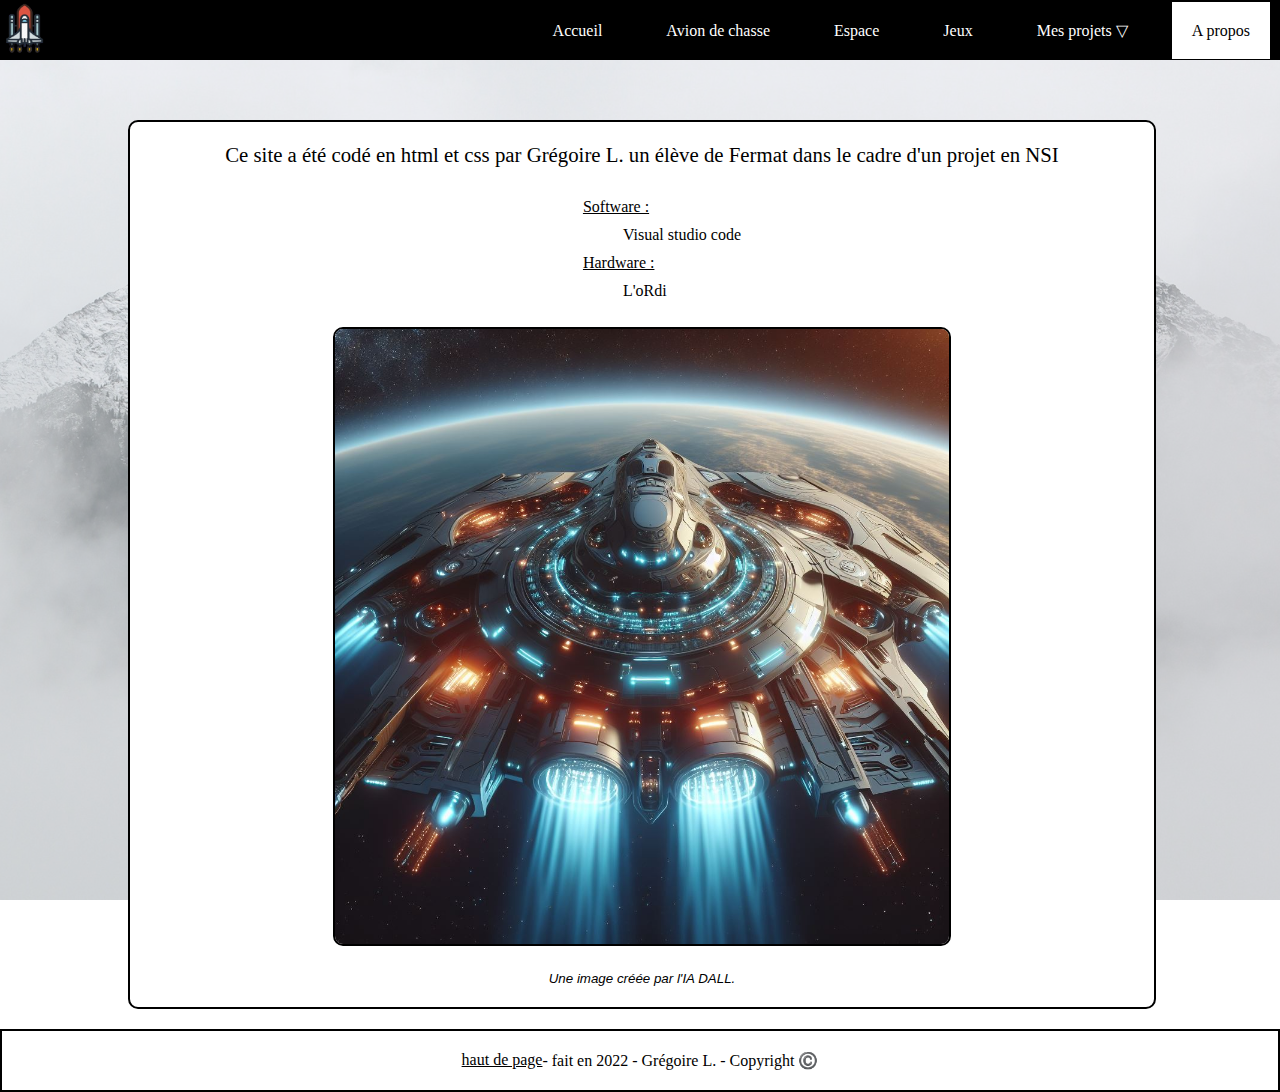
<file: a propos.html>
<!DOCTYPE html>
<html lang="fr">
<head>
    <meta charset="UTF-8">
    <title>Site NSI - A propos</title>
    <link rel="icon" href="image/logo_navette.png">

    <link rel="stylesheet" href="projet NSI style.css">
</head>

<body>
	<a id="haut"></a>

    <header>
        <a  href="index.html" ><img class="logo" src="image/logo_navette.png" alt="logo"/> </a>
        <ul id="menu_principale">
            <li class="element en_ligne clicable"><a href="index.html">Accueil</a></li>
            <li class="element en_ligne clicable"><a href="avion de chasse.html">Avion de chasse</a></li>
			<li class="element en_ligne clicable"><a href="espace.html">Espace</a></li>
            <li class="element en_ligne clicable"><a href="jeux_casse_brique.html">Jeux</a></li>
            <li class="element en_ligne afficher nonSelectionnable" ><a>Mes projets ▽</a></li>
                    <div class="caché colone">
                        <ul class="case_noir">
                            <li class="element en_colone clicable"><a href="projet python.html">Mes projets Python</a></li>
                            <li class="element en_colone clicable"><a href="projet circuit.html">Mes projets Circuit</a></li>
                            <li class="element en_colone clicable"><a href="projet linux.html">Mes projets Linux</a></li>
                        </ul>
                    </div>
            <li class="element en_ligne ici"><a href="a propos.html">A propos</a></li>
        </ul>
    </header>

<section>
    <p id="a_propos" > Ce site a été codé en html et css par Grégoire L. un élève de Fermat dans le cadre d'un projet en NSI </p>
    <ul class="aligner">
        <li class="pas_de_puce"> <u>Software :</u></li>
        <ul>
            <li class="pas_de_puce">Visual studio code</li>
        </ul>
        
        <li class="pas_de_puce"><u>Hardware :</u></li>
        <ul>
            <li class="pas_de_puce">L'oRdi</li>
        </ul>
    </ul>

    <p><img class="bord_arondis" src="image/vaisseau_spatial.jpg" alt="image crée par l'ia Dall.E" width="60%" >
    <figcaption>Une image créée par l'IA DALL.</figcaption></p>

    <p></p>
</section>	

<footer><a href="#haut">haut de page</a> - fait en 2022 - Grégoire L. - Copyright ©️</footer>
</body>
</html>
</file>
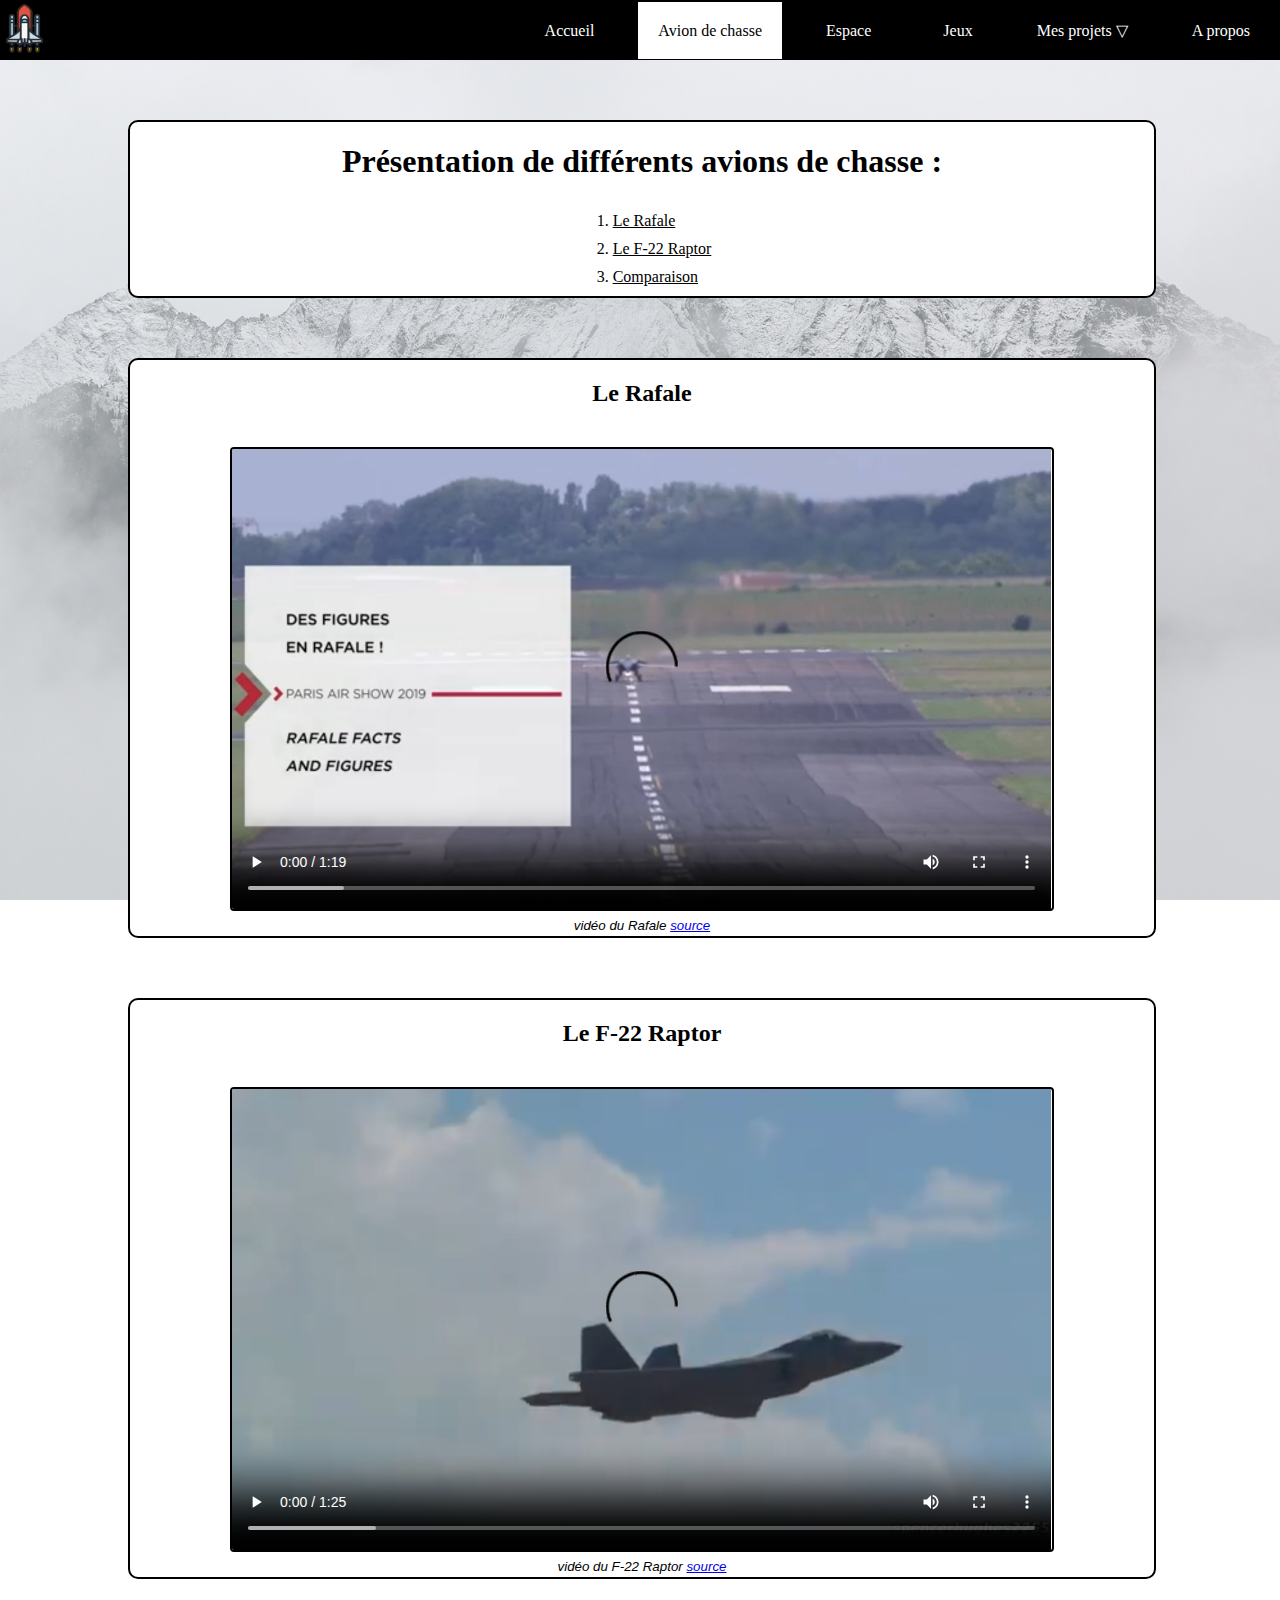
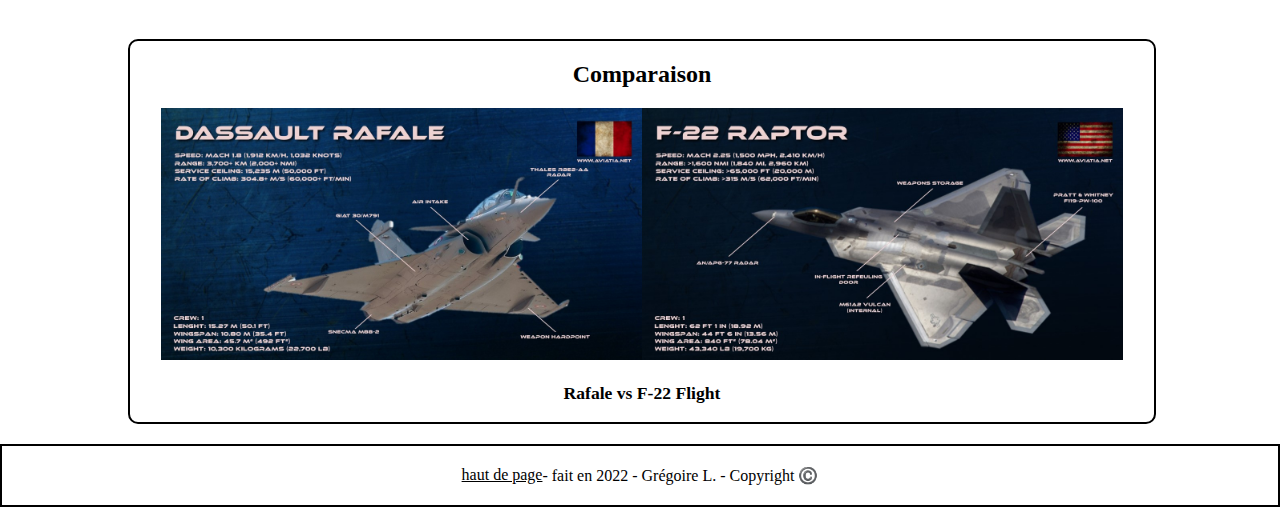
<file: avion de chasse.html>
<!DOCTYPE html>
<html lang="fr">
<head>
    <meta charset="UTF-8">
    <title>Site NSI - Avion</title>
    <link rel="icon" href="image/logo_navette.png">

    <link rel="stylesheet" href="projet NSI style.css">
</head>

<body>
	<a id="haut"></a>

    <header>
        <a  href="index.html" ><img class="logo" src="image/logo_navette.png" alt="logo"/> </a>
        <ul id="menu_principale">
            <li class="element en_ligne clicable"><a href="index.html">Accueil</a></li>
            <li class="element en_ligne ici"><a href="avion de chasse.html">Avion de chasse</a></li>
			<li class="element en_ligne clicable"><a href="espace.html">Espace</a></li>*
            <li class="element en_ligne clicable"><a href="jeux_casse_brique.html">Jeux</a></li>
            <li class="element en_ligne afficher nonSelectionnable" ><a>Mes projets ▽</a></li>
                    <div class="caché colone">
                        <ul class="case_noir">
                            <li class="element en_colone clicable"><a href="projet python.html">Mes projets Python</a></li>
                            <li class="element en_colone clicable"><a href="projet circuit.html">Mes projets Circuit</a></li>
                            <li class="element en_colone clicable"><a href="projet linux.html">Mes projets Linux</a></li>
                        </ul>
                    </div>
            <li class="element en_ligne clicable"><a href="a propos.html">A propos</a></li>
        </ul>
    </header>


    <section>
        <h1>Présentation de différents avions de chasse :</h1>
        <ol class="aligner">
            <li class="noir"><a href="#rafale">Le Rafale</a></li>
            <li class="noir"><a href="#raptor" >Le F-22 Raptor</a></li>
            <li class="noir"><a href="#comparaison">Comparaison</a></li>

        </ol>
    </section>

    <section>
        <a id="rafale"></a>  
        <h2>Le Rafale</h2> 
        
        <video controls="" poster="image/poster rafale.jpg">
            <source src="image/Des figures en Rafale !.mp4" type=video/mp4 >
        </video>  
        <figcaption>vidéo du Rafale <a href="https://www.youtube.com/watch?v=8OEk-d-kppc" target="_blank" >source</a></figcaption>   <!-- https://www.youtube.com/embed/8OEk-d-kppc?controls=0&amp;start=8 -->
    
    </section>

    <section>
        <a id="raptor"></a>
        <h2>Le F-22 Raptor</h2> 

        <video controls="" poster="image/poster f22 raptor.jpg" >
            <source src="image/AGGRESSIVE F-22 RAPTOR !!!.mp4" type=video/mp4>
        </video>  
        <figcaption>vidéo du F-22 Raptor <a href="https://www.youtube.com/watch?v=j9DNMI5JsM8" target="_blank" >source</a></figcaption>
    
    </section>

    <section>
        <a id="comparaison"></a>
        <h2>Comparaison</h2> 
        
        <p><a href="image/RAFALE-INFOGRAPHIC-2.jpeg" ><img  src="image/RAFALE-INFOGRAPHIC-2.jpeg" alt="RAFALE INFOGRAPHIC" width="47%" /></a><a href="image/F-22-RAPTOR-infographic.jpeg" ><img src="image/F-22-RAPTOR-infographic.jpeg" alt="F-22 RAPTOR infographic" width="47%" ></a></p>
        <p><strong>Rafale vs F-22 Flight</strong></p>
    </section>
	
	<footer><a href="#haut">haut de page</a> - fait en 2022 - Grégoire L. - Copyright ©️</footer>

</body>
</html>
</file>
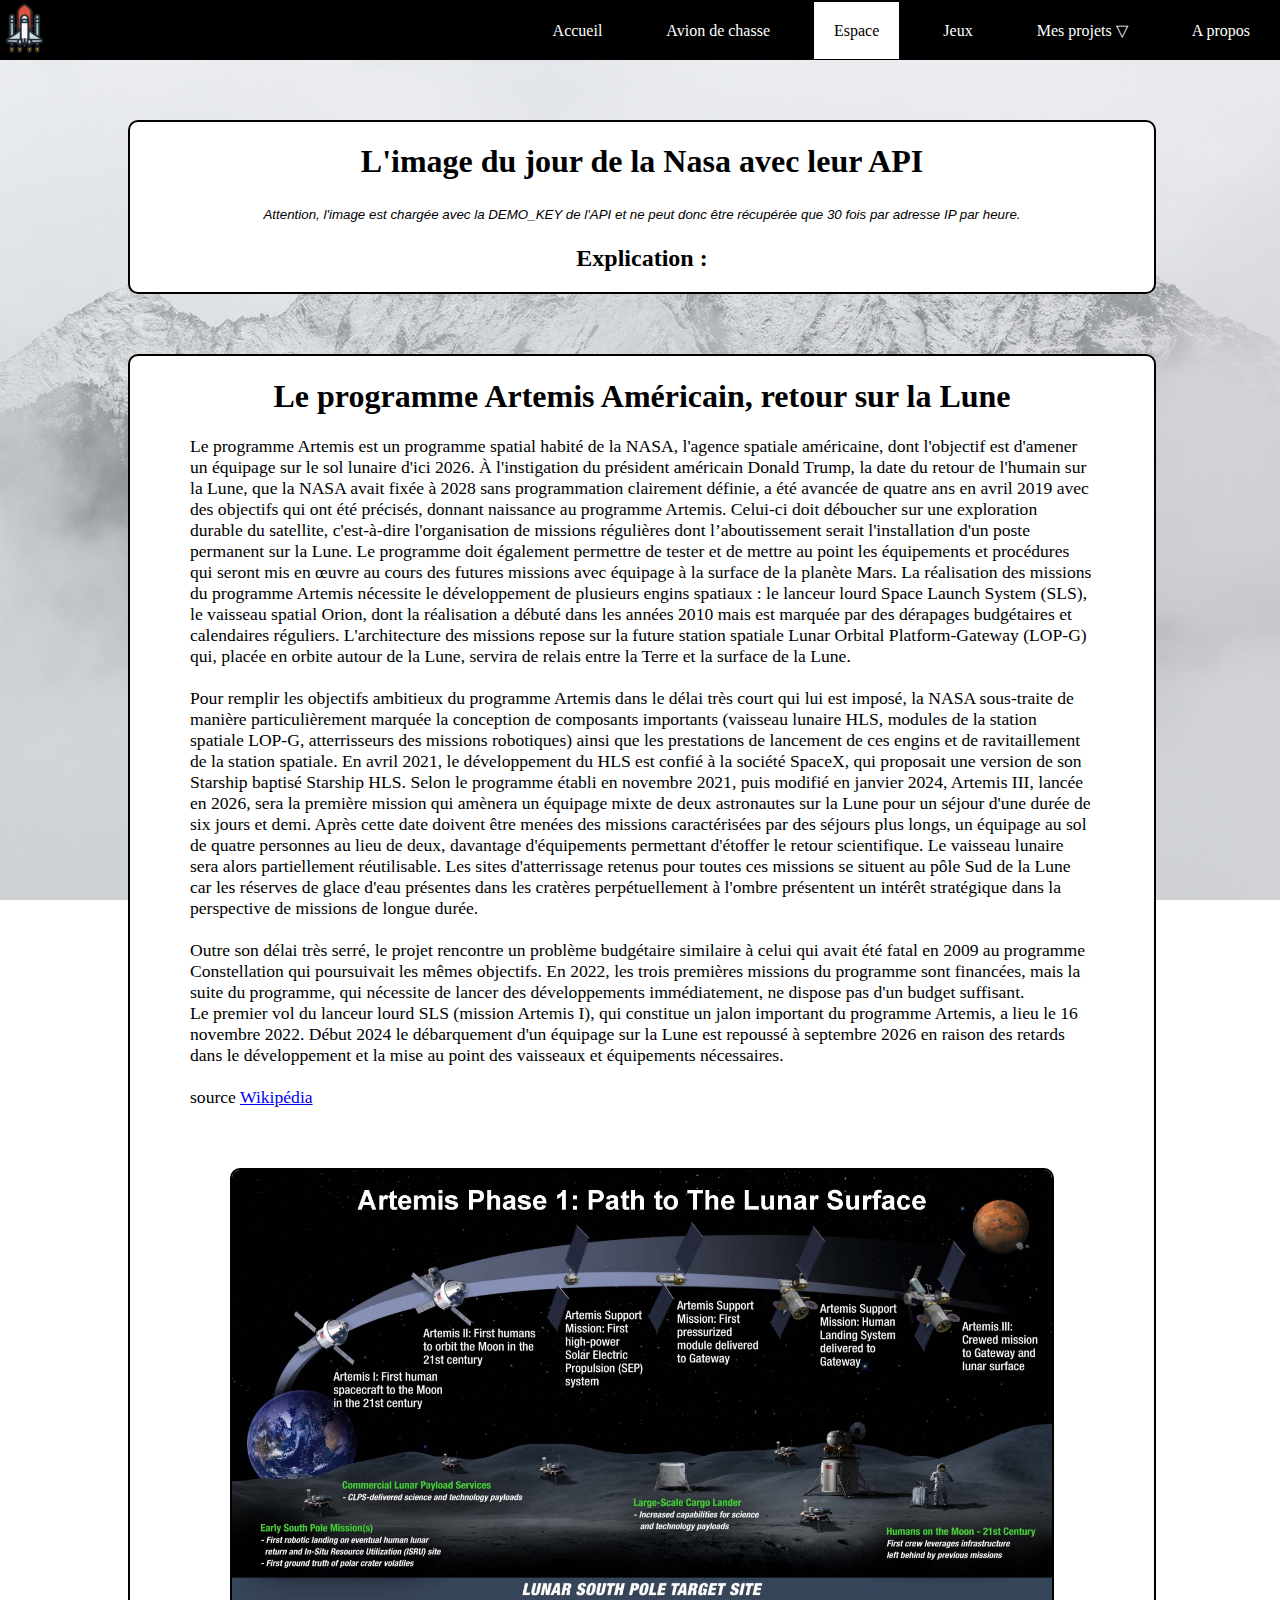
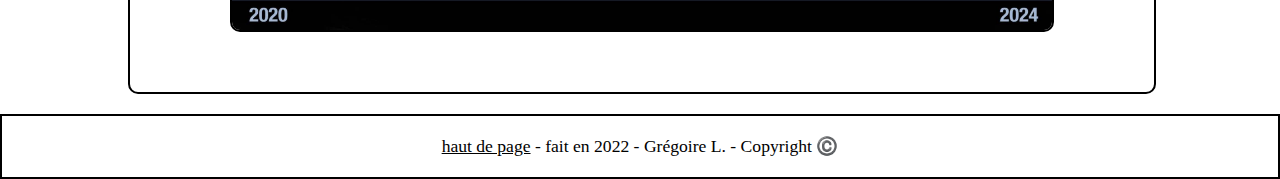
<file: espace.html>
<!DOCTYPE html>
<html lang="fr">
<head>
    <meta charset="UTF-8">
    <title>Site NSI - Espace</title>
	<link rel="icon" href="image/logo_navette.png">

    <link rel="stylesheet" href="projet NSI style.css">
</head>

<body>
	<a id="haut"></a>

    <header>
        <a  href="index.html" ><img class="logo" src="image/logo_navette.png" alt="logo"/> </a>
        <ul id="menu_principale">
            <li class="element en_ligne clicable"><a href="index.html">Accueil</a></li>
            <li class="element en_ligne clicable"><a href="avion de chasse.html">Avion de chasse</a></li>
			<li class="element en_ligne ici"><a href="espace.html">Espace</a></li>
            <li class="element en_ligne clicable"><a href="jeux_casse_brique.html">Jeux</a></li>
            <li class="element en_ligne afficher nonSelectionnable" ><a>Mes projets ▽</a></li>
                    <div class="caché colone">
                        <ul class="case_noir">
                            <li class="element en_colone clicable"><a href="projet python.html">Mes projets Python</a></li>
                            <li class="element en_colone clicable"><a href="projet circuit.html">Mes projets Circuit</a></li>
                            <li class="element en_colone clicable"><a href="projet linux.html">Mes projets Linux</a></li>
                        </ul>
                    </div>
            <li class="element en_ligne clicable"><a href="a propos.html">A propos</a></li>
        </ul>
    </header>

    <section>
        <h1>L'image du jour de la Nasa avec leur API</h1>
        <h2 id="titre" ></h2>
        <div><div  id="image" alt="image du jour NASA"></div><figcaption>Attention, l'image est chargée avec la DEMO_KEY de l'API et ne peut donc être récupérée que 30 fois par adresse IP par heure.</figcaption></div><!-- class="bord_arondis" width="80%"  -->
        <h2>Explication : </h2>
        <p id="explanation" class="text grand"></p>

    <script>
        fetch('https://api.nasa.gov/planetary/apod?api_key=DEMO_KEY')
            .then(response => response.json())
            .then(data => {
                let img = document.createElement('img'); // Crée un nouvel élément img
                img.src = data.url; // Définit l'URL de l'image
                img.classList.add('bord_arondis',); // Ajoute la classe "bord_arondis" à l'image
                img.setAttribute('width', '60%'); // Ajoute l'attribut width avec la valeur "80%"
                img.setAttribute('alt', 'image du jour de la NASA'); // Ajoute l'attribut alt avec la valeur "image du jour NASA"
                document.getElementById('image').appendChild(img); // Ajoute l'image au div


                let title = document.getElementById('titre'); // Obtient la balise pour le titre de l'image
                title.textContent = data.title; // Définit le texte de la balise sur le titre de l'image

                let explanation = document.getElementById('explanation')
                explanation.textContent = data.explanation

            })
            .catch(error => console.error('Erreur:', error));
    </script>
    </section>
    <section>
		<h1>Le programme Artemis Américain, retour sur la Lune</h1>
		<p class="text grand">Le programme Artemis est un programme spatial habité de la NASA, l'agence spatiale américaine, dont l'objectif est d'amener un équipage sur le sol lunaire d'ici 2026. À l'instigation du président américain Donald Trump, la date du retour de l'humain sur la Lune, que la NASA avait fixée à 2028 sans programmation clairement définie, a été avancée de quatre ans en avril 2019 avec des objectifs qui ont été précisés, donnant naissance au programme Artemis. Celui-ci doit déboucher sur une exploration durable du satellite, c'est-à-dire l'organisation de missions régulières dont l’aboutissement serait l'installation d'un poste permanent sur la Lune. Le programme doit également permettre de tester et de mettre au point les équipements et procédures qui seront mis en œuvre au cours des futures missions avec équipage à la surface de la planète Mars. La réalisation des missions du programme Artemis nécessite le développement de plusieurs engins spatiaux : le lanceur lourd Space Launch System (SLS), le vaisseau spatial Orion, dont la réalisation a débuté dans les années 2010 mais est marquée par des dérapages budgétaires et calendaires réguliers. L'architecture des missions repose sur la future station spatiale Lunar Orbital Platform-Gateway (LOP-G) qui, placée en orbite autour de la Lune, servira de relais entre la Terre et la surface de la Lune. 
		<br><br>Pour remplir les objectifs ambitieux du programme Artemis dans le délai très court qui lui est imposé, la NASA sous-traite de manière particulièrement marquée la conception de composants importants (vaisseau lunaire HLS, modules de la station spatiale LOP-G, atterrisseurs des missions robotiques) ainsi que les prestations de lancement de ces engins et de ravitaillement de la station spatiale. En avril 2021, le développement du HLS est confié à la société SpaceX, qui proposait une version de son Starship baptisé Starship HLS. Selon le programme établi en novembre 2021, puis modifié en janvier 2024, Artemis III, lancée en 2026, sera la première mission qui amènera un équipage mixte de deux astronautes sur la Lune pour un séjour d'une durée de six jours et demi. Après cette date doivent être menées des missions caractérisées par des séjours plus longs, un équipage au sol de quatre personnes au lieu de deux, davantage d'équipements permettant d'étoffer le retour scientifique. Le vaisseau lunaire sera alors partiellement réutilisable. Les sites d'atterrissage retenus pour toutes ces missions se situent au pôle Sud de la Lune car les réserves de glace d'eau présentes dans les cratères perpétuellement à l'ombre présentent un intérêt stratégique dans la perspective de missions de longue durée. 
		<br><br>Outre son délai très serré, le projet rencontre un problème budgétaire similaire à celui qui avait été fatal en 2009 au programme Constellation qui poursuivait les mêmes objectifs. En 2022, les trois premières missions du programme sont financées, mais la suite du programme, qui nécessite de lancer des développements immédiatement, ne dispose pas d'un budget suffisant. 
		<br>Le premier vol du lanceur lourd SLS (mission Artemis I), qui constitue un jalon important du programme Artemis, a lieu le 16 novembre 2022. Début 2024 le débarquement d'un équipage sur la Lune est repoussé à septembre 2026 en raison des retards dans le développement et la mise au point des vaisseaux et équipements nécessaires. 
		<br><br>
		source <a href="https://fr.wikipedia.org/wiki/Programme_Artemis" target="blank">Wikipédia</a>
		<br><br><br>
		</p>
		<img class="bord_arondis" src="image/Artemis_Phase_1.jpg" alt="Plan Artemis" width="80%">
		<p><br></p>
	</section>


	<footer><p><a href="#haut">haut de page</a> - fait en 2022 - Grégoire L. - Copyright ©️</p></footer>

</body>
</html>
</file>
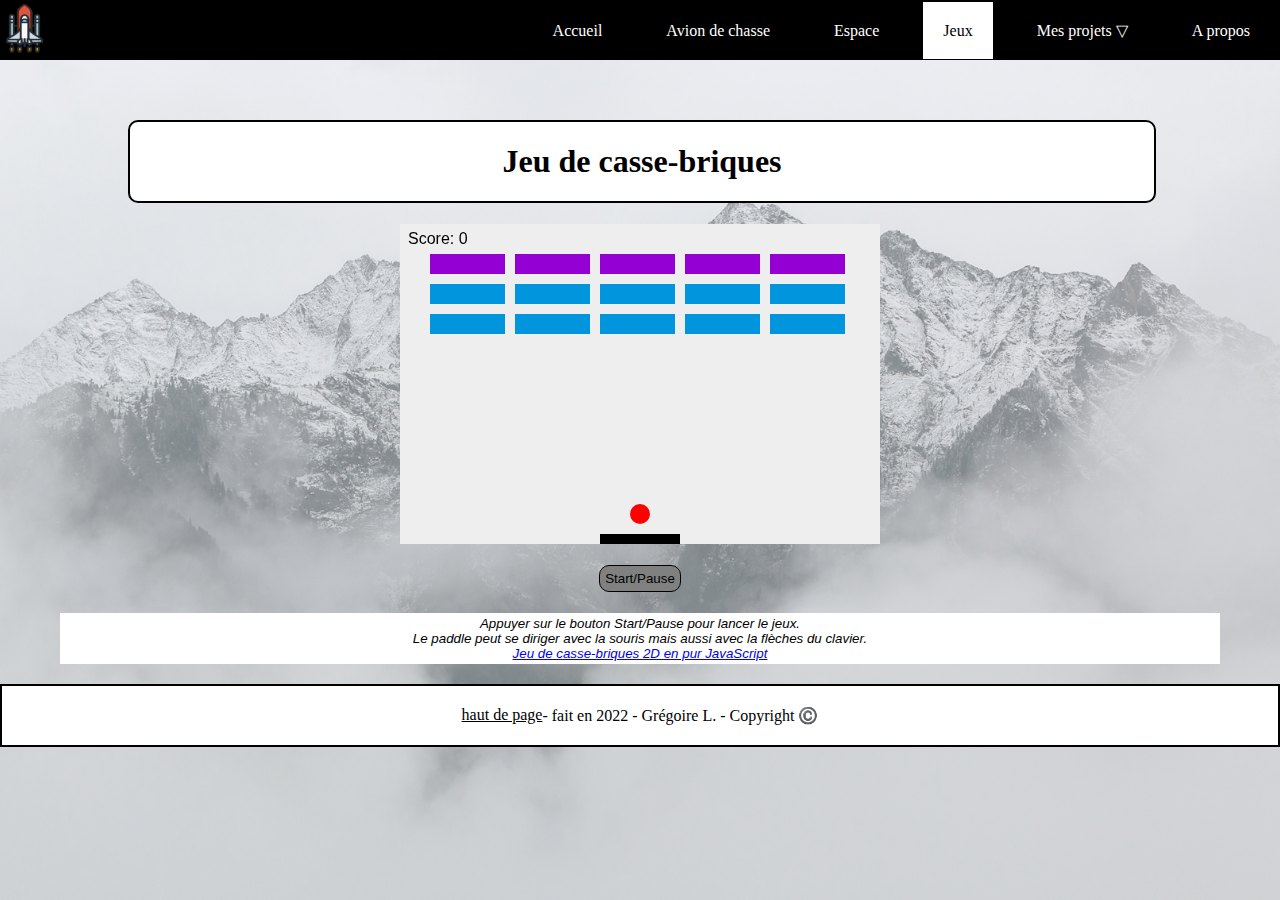
<file: jeux_casse_brique.html>
<!DOCTYPE html>
<html>

<head>
    <meta charset="UTF-8">
    <title>Site NSI - Jeux</title>
    <link rel="icon" href="image/logo_navette.png">

    <link rel="stylesheet" href="projet NSI style.css">
    <style>
        * {
            padding: 0;
            margin: 0;
        }

        canvas {
            background: #eee;
            display: block;
            margin: 0 auto;
        }
    </style>
</head>

<body>
    <a id="haut"></a>

    <header>
        <a href="index.html"><img class="logo" src="image/logo_navette.png" alt="logo" /> </a>
        <ul id="menu_principale">
            <li class="element en_ligne clicable"><a href="index.html">Accueil</a></li>
            <li class="element en_ligne clicable"><a href="avion de chasse.html">Avion de chasse</a></li>
            <li class="element en_ligne clicable"><a href="espace.html">Espace</a></li>
            <li class="element en_ligne ici"><a href="jeux_casse_brique.html">Jeux</a></li>
            <li class="element en_ligne afficher nonSelectionnable"><a>Mes projets ▽</a></li>
            <div class="caché colone">
                <ul class="case_noir">
                    <li class="element en_colone clicable"><a href="projet python.html">Mes projets Python</a></li>
                    <li class="element en_colone clicable"><a href="projet circuit.html">Mes projets Circuit</a></li>
                    <li class="element en_colone clicable"><a href="projet linux.html">Mes projets Linux</a></li>
                </ul>
            </div>
            <li class="element en_ligne clicable"><a href="a propos.html">A propos</a></li>
        </ul>
    </header>

    <section>
        <p><br></p>
        <h1>Jeu de casse-briques</h1>
        <p><br></p>
    </section>

    <p><br></p>
    <canvas id="myCanvas" width="480" height="320"></canvas>

    <p><br></p>
    <center><button id="startButton" class="bouton nonSelectionnable"> Start/Pause </button></center>
    <p><br></p>
    <figcaption>
        Appuyer sur le bouton Start/Pause pour lancer le jeux.<br>Le paddle peut se diriger avec la souris mais aussi
        avec la flèches du clavier.<br><a href="https://developer.mozilla.org/fr/docs/Games/Tutorials/2D_Breakout_game_pure_JavaScript" target="_blank">Jeu de
        casse-briques 2D en pur JavaScript</a>
    </figcaption>
    <script>
        // VARIABLES
        const canvas = document.getElementById("myCanvas");
        const ctx = canvas.getContext("2d");
        const ballRadius = 10;
        var x = canvas.width / 2;
        var y = canvas.height - 30;
        var angle = Math.PI / 4;
        var vitesse = 4;
        const paddle_hauteur = 10;
        const paddle_largeur = 80;
        var paddleX = (canvas.width - paddle_largeur) / 2;

        var distance_millieu_paddle_balle_x = x - (paddleX + paddle_largeur / 2);
        const coef_inclinaison_rebond_paddle = 1;  //80 deg max !

        var rightPressed = false;
        var leftPressed = false;

        const brickRowCount = 5; //nombre bloque
        const brickColumnCount = 3;
        const brickWidth = 75;  //taille bloque
        const brickHeight = 20;
        const brickPadding = 10; // espacement entre les briques. verticale et horizontale.
        const brickOffsetTop = 30;
        const brickOffsetLeft = 30;

        var score = 0;

        var bricks = [];  // liste des briques
        for (var c = 0; c < brickColumnCount; c++) {
            bricks[c] = [];
            for (var r = 0; r < brickRowCount; r++) {
                bricks[c][r] = { x: 0, y: 0, status: 1 }; // statut : 1 et 2 = brique visible ; 0 = brique non visible.
                bricks[0][r].status = 2
            }
        }


        var gameIsRunning = false;

        //ecouteur d'événement.
        document.addEventListener("keydown", keyDownHandler, false);
        document.addEventListener("keyup", keyUpHandler, false);
        document.addEventListener("mousemove", mouseMoveHandler, false);


        function startGame() {
            // if (!gameIsRunning) {
            gameIsRunning = !gameIsRunning;
            requestAnimationFrame(draw);
            // }
        }

        document.getElementById("startButton").addEventListener("click", startGame);


        // FONCTIONS
        function keyDownHandler(e) {
            if (e.code == "ArrowRight") { rightPressed = true; }
            else if (e.code == 'ArrowLeft') { leftPressed = true; }
        }
        function keyUpHandler(e) {
            if (e.code == "ArrowRight") { rightPressed = false; }
            else if (e.code == 'ArrowLeft') { leftPressed = false; }
        }

        function mouseMoveHandler(e) {
            var relativeX = e.clientX - canvas.offsetLeft;
            if (relativeX > 0 && relativeX < canvas.width) {
                paddleX = relativeX - paddle_largeur / 2;
            }
        }

        function collisionDetection() {
            for (var c = 0; c < brickColumnCount; c++) {
                for (var r = 0; r < brickRowCount; r++) {
                    var brick = bricks[c][r];
                    if (bricks[c][r].status == 1 || bricks[c][r].status == 2) {
                        if (x + ballRadius > brick.x && x - ballRadius < brick.x + brickWidth && y + ballRadius > brick.y && y - ballRadius < brick.y + brickHeight) {
                            angle = - angle + (Math.random() * 10 - 5) * Math.PI / 180; //aléatoire de 5 deg a droite et a gauche !
                            brick.status -= 1;
                            score++;
                            if (score == brickRowCount * brickColumnCount + 5) {
                                alert("Victoire !");
                                document.location.reload();
                            }
                        }
                    }
                }
            }
        }

        function drawBall() {
            ctx.beginPath();
            ctx.arc(x, y, ballRadius, 0, Math.PI * 2);
            ctx.fillStyle = "red";
            ctx.fill();
            ctx.closePath();
        }
        function drawPaddle() {
            ctx.beginPath();
            ctx.rect(paddleX, canvas.height - paddle_hauteur, paddle_largeur, paddle_hauteur);
            ctx.fillStyle = "black";
            ctx.fill();
            ctx.closePath();
        }
        function drawBricks() {
            for (var c = 0; c < brickColumnCount; c++) {
                for (var r = 0; r < brickRowCount; r++) {
                    if (bricks[c][r].status == 1 || bricks[c][r].status == 2) {
                        var brickX = (r * (brickWidth + brickPadding)) + brickOffsetLeft;
                        var brickY = (c * (brickHeight + brickPadding)) + brickOffsetTop;
                        bricks[c][r].x = brickX;
                        bricks[c][r].y = brickY;
                        ctx.beginPath();
                        ctx.rect(brickX, brickY, brickWidth, brickHeight);
                        if (bricks[c][r].status == 2) { ctx.fillStyle = "#9400D3"; }
                        else { ctx.fillStyle = "#0095DD"; }
                        ctx.fill();
                        ctx.closePath();
                    }
                }
            }
        }
        function drawScore() {
            ctx.font = "16px Arial";
            ctx.fillStyle = "black";
            ctx.fillText("Score: " + score, 8, 20);
        }


        function draw() {
            ctx.clearRect(0, 0, canvas.width, canvas.height);
            drawBricks();
            drawBall();
            drawPaddle();
            drawScore();
            collisionDetection();


            if (x > canvas.width - ballRadius) {   //mur de droite 
                angle = Math.PI - angle
            }
            if (x < ballRadius) {    //mur de  gauche
                angle = -Math.PI - angle
            }
            if (y < ballRadius) {    //mur du haut
                angle = - angle
            }
            else if (y > canvas.height - ballRadius - paddle_hauteur) {   // paddle
                if (x + ballRadius > paddleX && x - ballRadius < paddleX + paddle_largeur) {
                    distance_millieu_paddle_balle_x = x - (paddleX + paddle_largeur / 2);// max = 40

                    // console.log(coef_inclinaison_rebond_paddle * distance_millieu_paddle_balle_x); // en deg
                    //angle = 2 * Math.PI - angle - coef_inclinaison_rebond_paddle * distance_millieu_paddle_balle_x * Math.PI / 180;  //conversion en rad
                    angle = Math.PI / 2 - coef_inclinaison_rebond_paddle * distance_millieu_paddle_balle_x * Math.PI / 180;
                    y -= vitesse
                }
                else if (y > canvas.height - ballRadius) { // jeux perdu !
                    alert("Perdu avec un score de : " + score);
                    x = canvas.width / 2;
                    y = canvas.height - 30;
                    angle = Math.PI / 4;
                    paddleX = (canvas.width - paddle_largeur) / 2;
                    rightPressed = false;
                    leftPressed = false;
                    score = 0;
                    bricks = [];  // liste des briques
                    for (c = 0; c < brickColumnCount; c++) {
                        bricks[c] = [];
                        for (r = 0; r < brickRowCount; r++) {
                            bricks[c][r] = { x: 0, y: 0, status: 1 }; // statut : 1 = brique visible ; 2 = brique non visible.
                            bricks[0][r].status = 2
                        }
                    }

                    gameIsRunning = false;
                    requestAnimationFrame(draw);

                    // document.location.reload();
                }
            }

            if (rightPressed && paddleX < canvas.width - paddle_largeur) { paddleX += 7; }
            else if (leftPressed && paddleX > 0) { paddleX -= 7; }

            x += Math.cos(angle) * vitesse;
            y -= Math.sin(angle) * vitesse; // - car 0 est vers le haut.

            // console.log(angle)
            if (gameIsRunning) {
                requestAnimationFrame(draw);
            }
        }

        draw();
    </script>

    <footer><a href="#haut">haut de page</a> - fait en 2022 - Grégoire L. - Copyright ©️</footer>

</body>

</html>
</file>
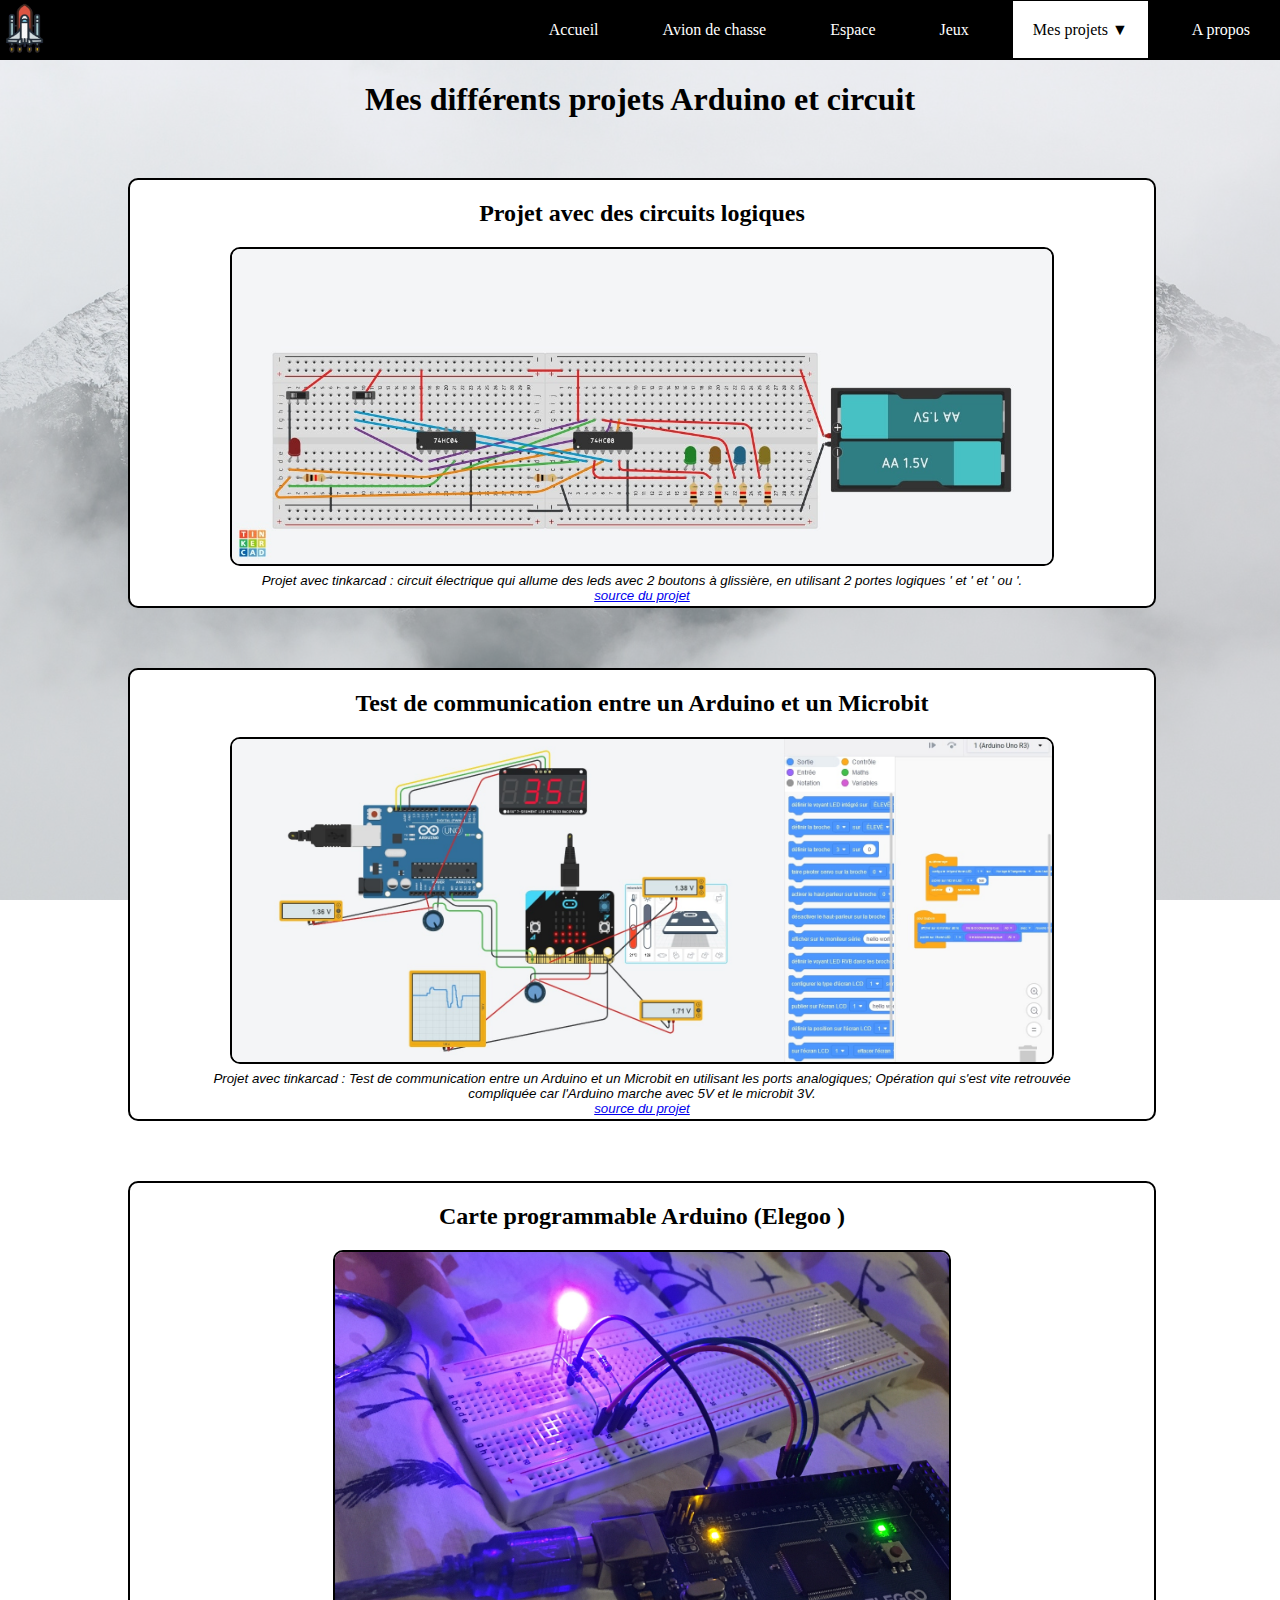
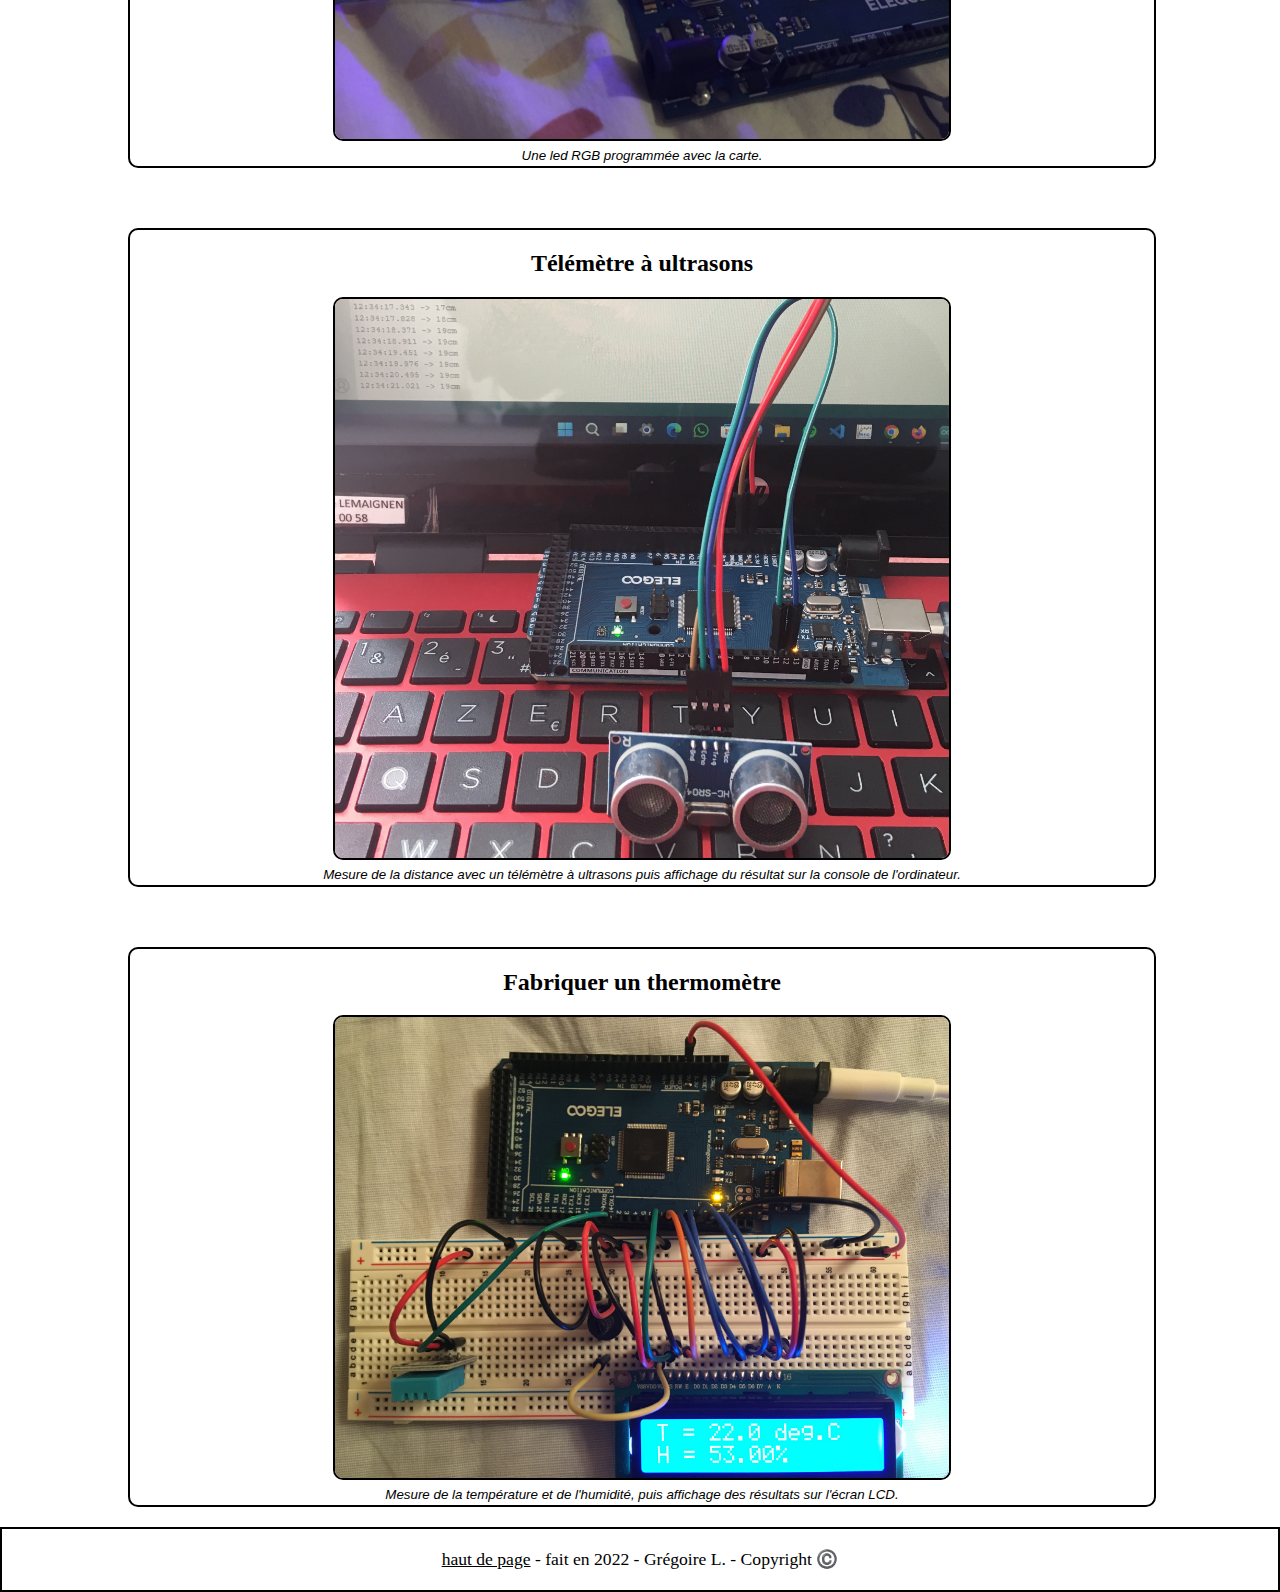
<file: projet circuit.html>
<!DOCTYPE html>
<html lang="fr">
<head>
    <meta charset="UTF-8">
    <title>Site NSI - Circuit</title>
    <link rel="icon" href="image/logo_navette.png">

    <link rel="stylesheet" href="projet NSI style.css">
</head>

<body>
	<a id="haut"></a>

    <header>
        <a  href="index.html" ><img class="logo" src="image/logo_navette.png" alt="logo"/> </a>
        <ul id="menu_principale">
            <li class="element en_ligne clicable"><a href="index.html">Accueil</a></li>
            <li class="element en_ligne clicable"><a href="avion de chasse.html">Avion de chasse</a></li>
			<li class="element en_ligne clicable"><a href="espace.html">Espace</a></li>
            <li class="element en_ligne clicable"><a href="jeux_casse_brique.html">Jeux</a></li>
            <li class="element en_ligne afficher nonSelectionnable ici" ><a>Mes projets ▼</a></li>
                    <div class="caché colone">
                        <ul class="case_noir">
                            <li class="element en_colone clicable"><a href="projet python.html">Mes projets Python</a></li>
                            <li class="element en_colone ici"><a href="projet circuit.html">Mes projets Circuit</a></li>
                            <li class="element en_colone clicable"><a href="projet linux.html">Mes projets Linux</a></li>
                        </ul>
                    </div>
            <li class="element en_ligne clicable"><a href="a propos.html">A propos</a></li>
        </ul>
    </header>

    <center><h1  >Mes différents projets Arduino et circuit</h1></center>
    
    <section>
        <h2>Projet avec des circuits logiques</h2>
        <img class="bord_arondis" src="image/Inverseur NSI.jpg" alt=" projet avec tinkarcad : inverseur" width="80%">
        <figcaption>Projet avec tinkarcad : circuit électrique qui allume des leds avec 2 boutons à glissière, en utilisant 2 portes logiques ' et '  et  ' ou '.<br>
            <a href="https://www.tinkercad.com/things/hlYKE8LWmB8?sharecode=kaTcRzKVhXHarEVlTdEEevgWPz5U6rD8MdH14dL3xdg" target="blank" >source du projet</a></figcaption>
    </section>

    <section>
        <h2>Test de communication entre un Arduino et un Microbit</h2>
        <img class="bord_arondis" src="image/tinkarcad_projet_2.jpg" alt=" projet avec tinkarcad : inverseur" width="80%">
        <figcaption>Projet avec tinkarcad : Test de communication entre un Arduino et un Microbit en utilisant les ports analogiques; Opération qui s'est vite retrouvée compliquée car l'Arduino marche avec 5V et le microbit 3V.<br>
            <a href="https://www.tinkercad.com/things/3ZTgyfyGVXh?sharecode=jdUIl6Af1zQAI1LR_tRLQrMAs4LPDrZGhmAGx8iaGdA" target="blank" >source du projet</a></figcaption>
    </section>

    <section>
        <h2>Carte programmable Arduino (Elegoo )</h2>
        <img class="bord_arondis" src="image/arduino1.jpg" alt="image circuit Arduino" width=60%">
        <figcaption>Une led RGB programmée avec la carte.</figcaption>
    </section>

    <section>
        <h2>Télémètre à ultrasons</h2>
        <img class="bord_arondis" src="image/arduino2.jpg" alt="image circuit Arduino" width=60%">
        <figcaption>Mesure de la distance avec un télémètre à ultrasons puis affichage du résultat sur la console de l'ordinateur.</figcaption>
    </section>

    <section>
        <h2>Fabriquer un thermomètre</h2>
        <img class="bord_arondis" src="image/arduino3.jpg" alt="image circuit Arduino" width=60%">
        <figcaption>Mesure de la température et de l'humidité, puis affichage des résultats sur l'écran LCD.</figcaption>
    </section>


    
	<footer><p><a href="#haut">haut de page</a> - fait en 2022 - Grégoire L. - Copyright ©️</p></footer>

</body>
</html>
</file>
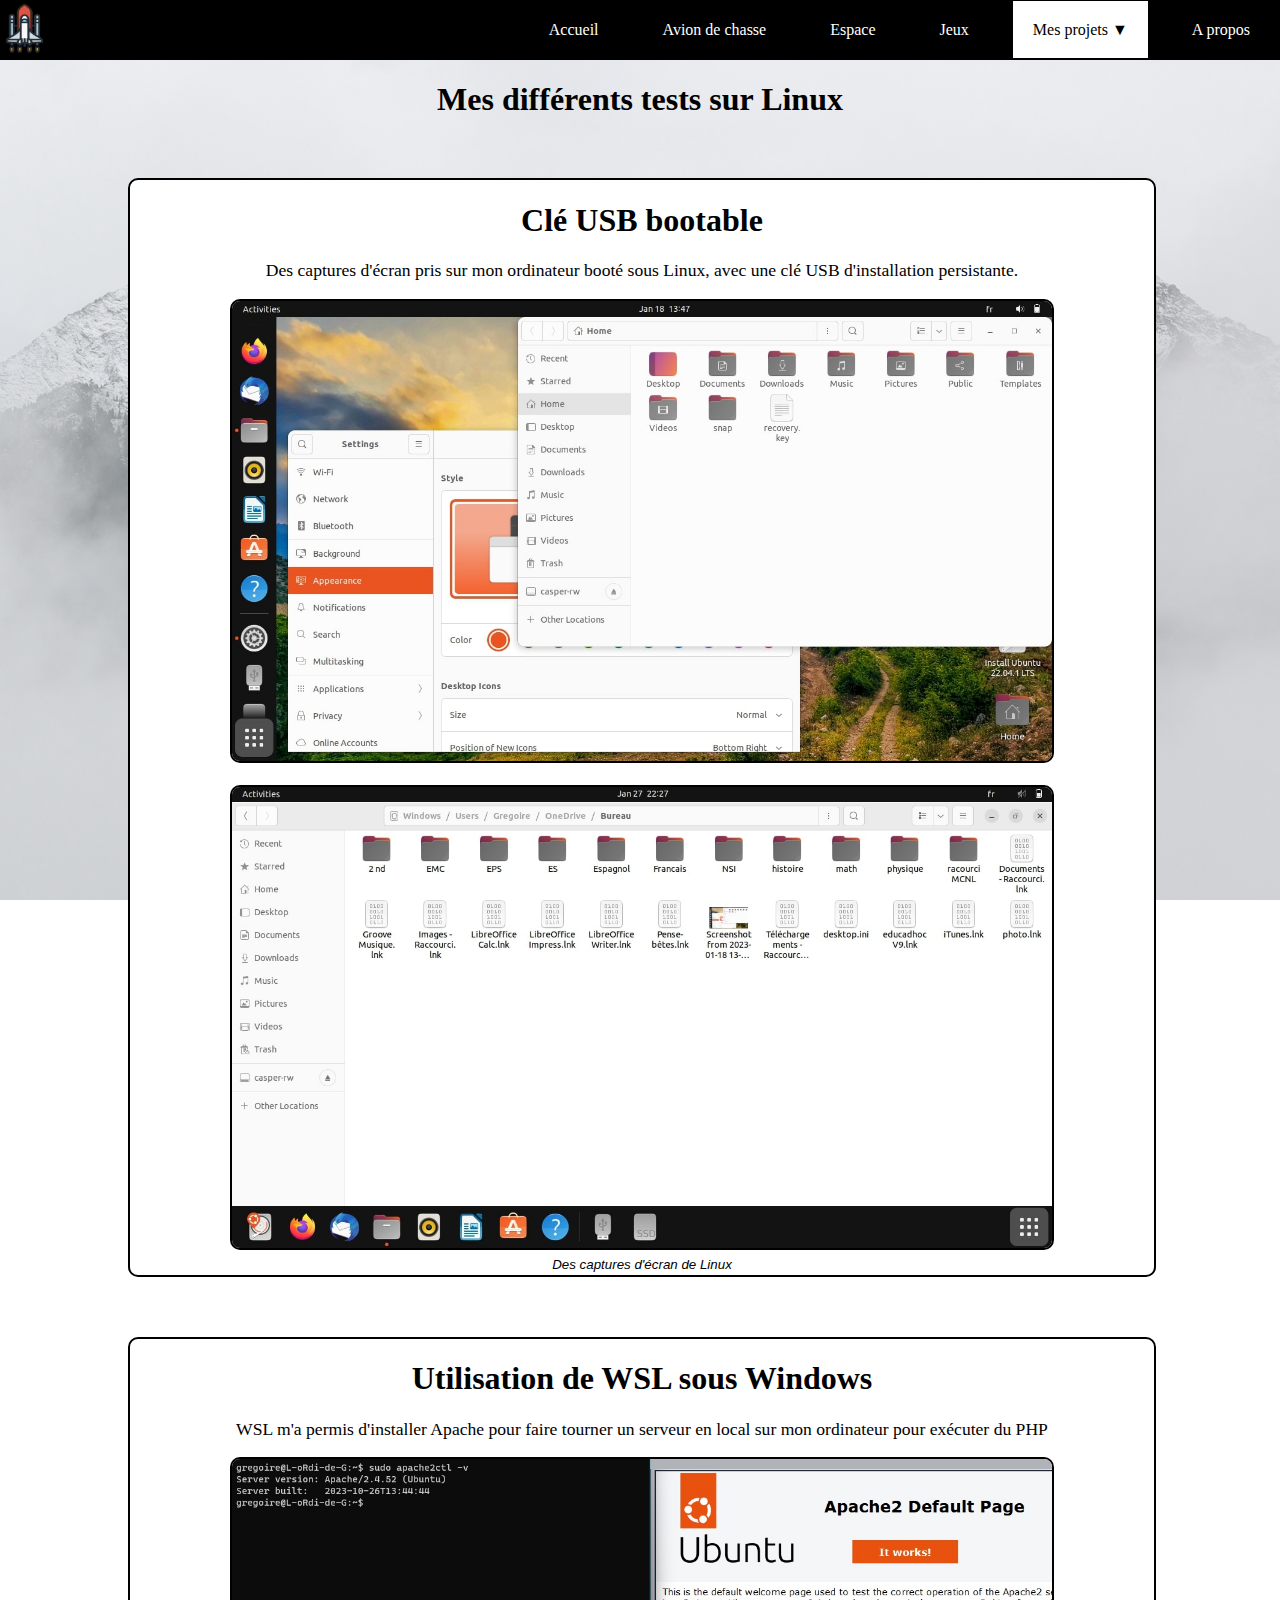
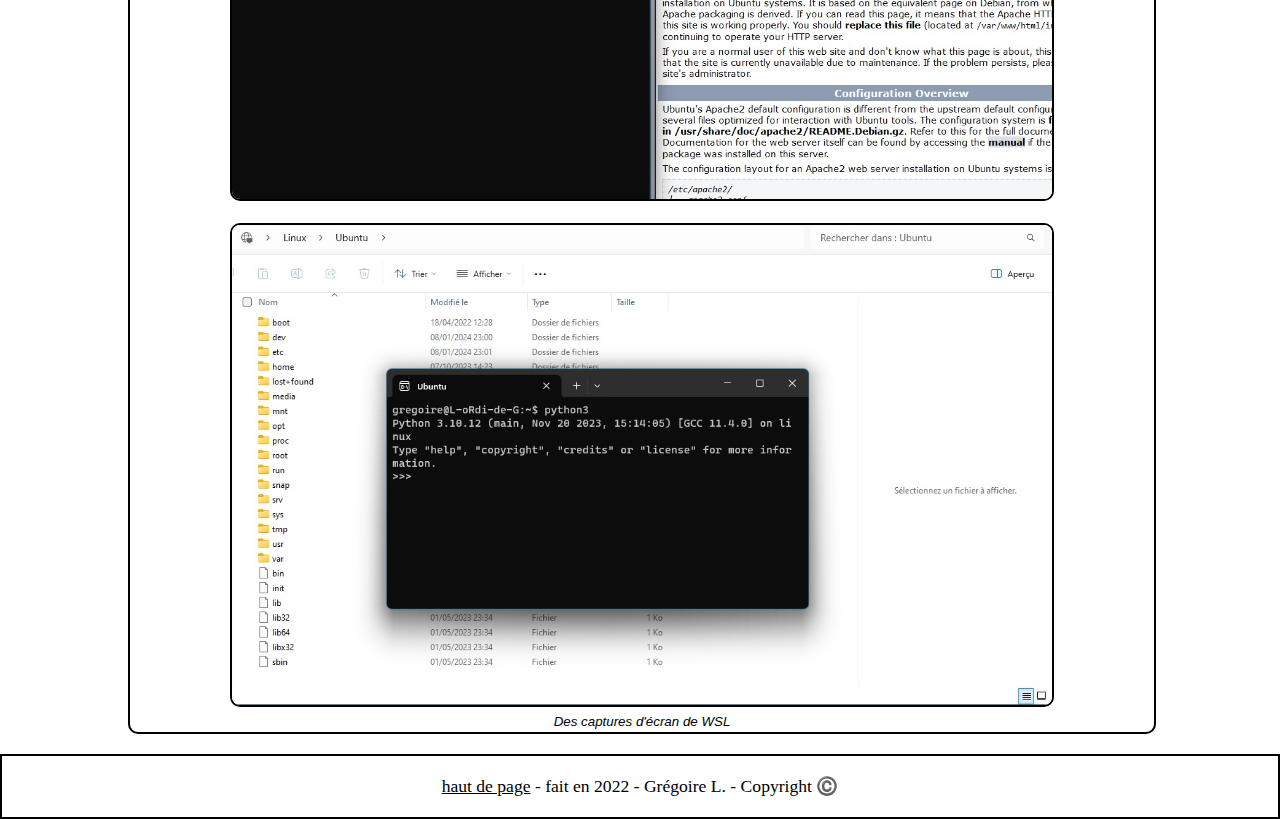
<file: projet linux.html>
<!DOCTYPE html>
<html lang="fr">
<head>
    <meta charset="UTF-8">
    <title>Site NSI - Linux</title>
    <link rel="icon" href="image/logo_navette.png">

    <link rel="stylesheet" href="projet NSI style.css">
</head>

<body>
	<a id="haut"></a>

    <header>
        <a  href="index.html" ><img class="logo" src="image/logo_navette.png" alt="logo"/> </a>
        <ul id="menu_principale">
            <li class="element en_ligne clicable"><a href="index.html">Accueil</a></li>
            <li class="element en_ligne clicable"><a href="avion de chasse.html">Avion de chasse</a></li>
			<li class="element en_ligne clicable"><a href="espace.html">Espace</a></li>
            <li class="element en_ligne clicable"><a href="jeux_casse_brique.html">Jeux</a></li>
            <li class="element en_ligne afficher nonSelectionnable ici" ><a>Mes projets ▼</a></li>
                    <div class="caché colone">
                        <ul class="case_noir">
                            <li class="element en_colone clicable"><a href="projet python.html">Mes projets Python</a></li>
                            <li class="element en_colone clicable"><a href="projet circuit.html">Mes projets Circuit</a></li>
                            <li class="element en_colone ici"><a href="projet linux.html">Mes projets Linux</a></li>
                        </ul>
                    </div>
            <li class="element en_ligne clicable"><a href="a propos.html">A propos</a></li>
        </ul>
    </header>

    <center><h1  >Mes différents tests sur Linux</h1></center>
    
    <section>
        <h1>Clé USB bootable</h1>
        <p>Des captures d'écran pris sur mon ordinateur booté sous Linux, avec une clé USB d'installation persistante.<br></p>
        <img class="bord_arondis" src="image/capture d ecran linux 1.jpg" alt="capture d'ecran de linux" width="80%">
        <p></p>
        <img class="bord_arondis" src="image/capture d ecran linux 2.jpg" alt="capture d'ecran de linux" width="80%">
        <figcaption>Des captures d'écran de Linux</figcaption>
    </section>
    <section>
        <h1>Utilisation de WSL sous Windows</H1>
        <p>WSL m'a permis d'installer Apache pour faire tourner un serveur en local sur mon ordinateur pour exécuter du PHP<br></p>
        <img class="bord_arondis" src="image/linux_appach.jpg" alt="capture d'ecran de linux" width="80%">
        <p></p>
        <img class="bord_arondis" src="image/linux_python.jpg" alt="capture d'ecran de linux" width="80%">
        <figcaption>Des captures d'écran de WSL</figcaption>
    </section>


	<footer><p><a href="#haut">haut de page</a> - fait en 2022 - Grégoire L. - Copyright ©️</p></footer>

</body>
</html>
</file>
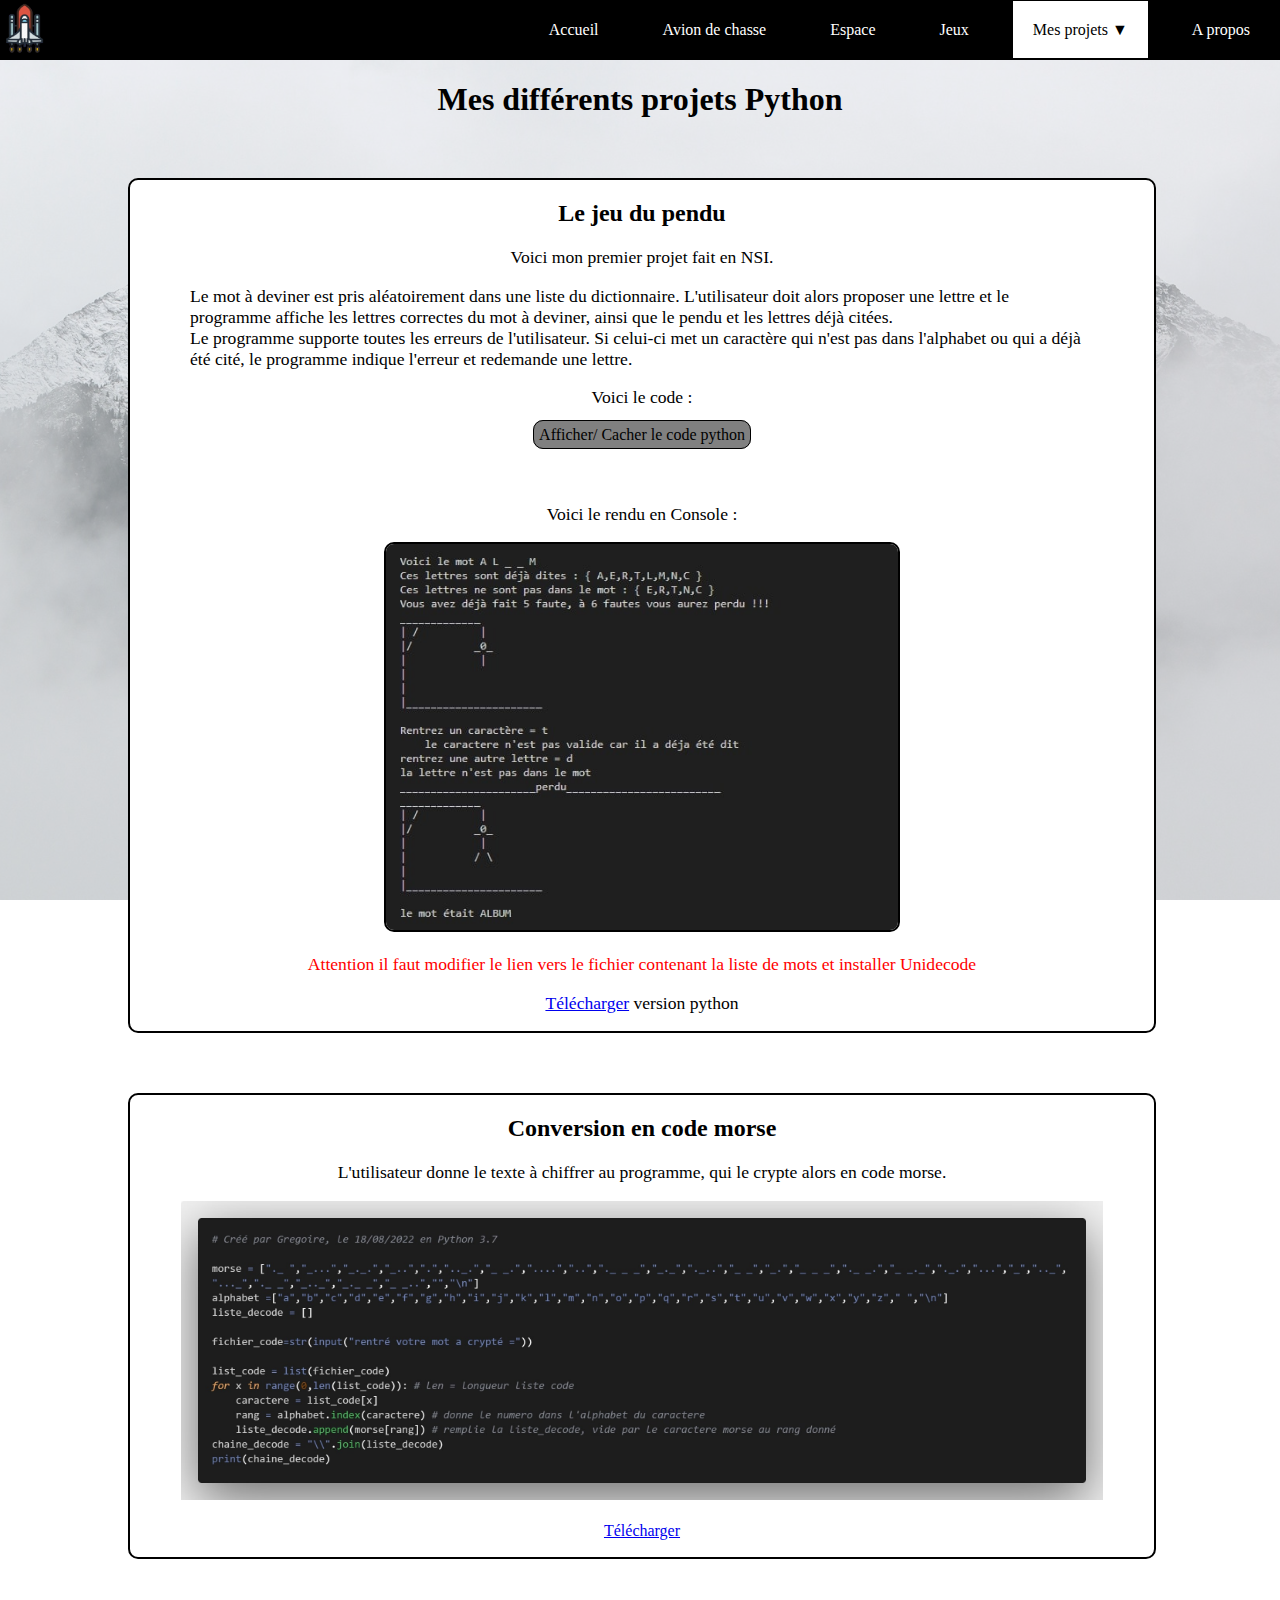
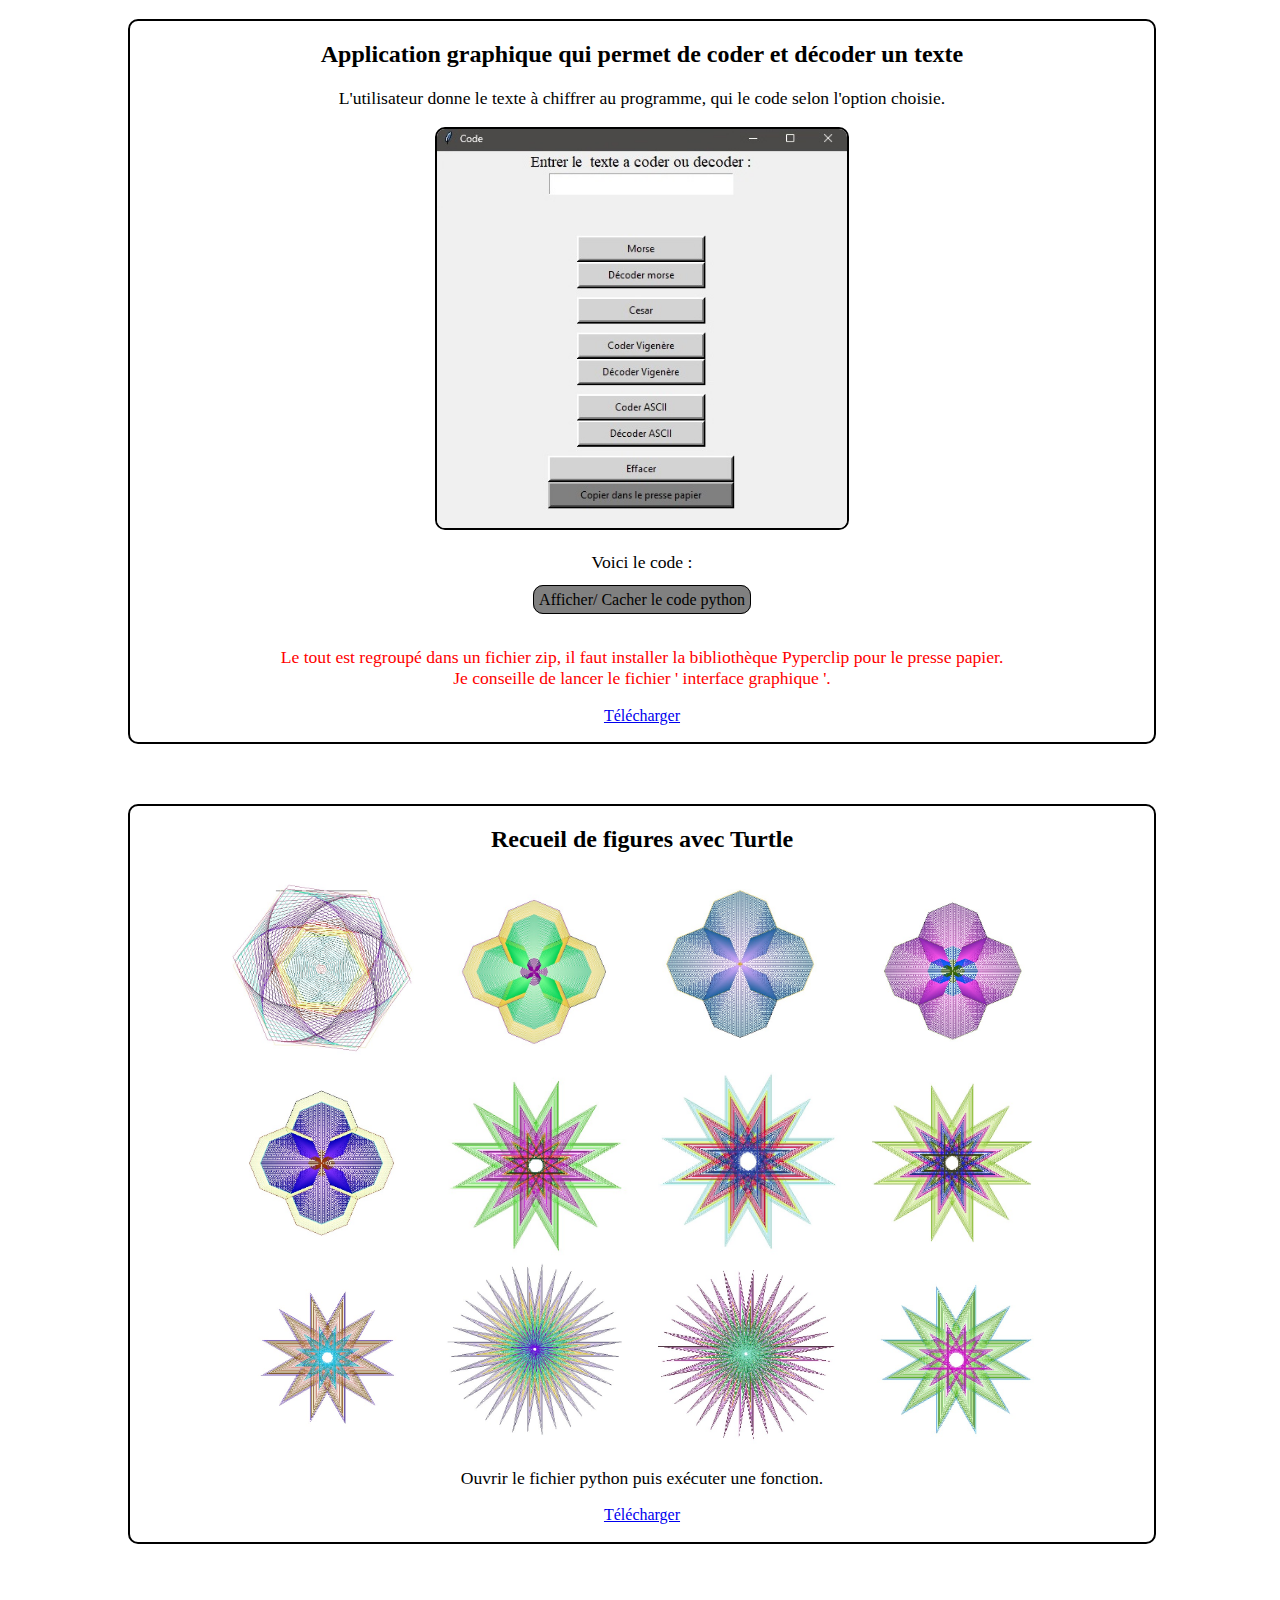
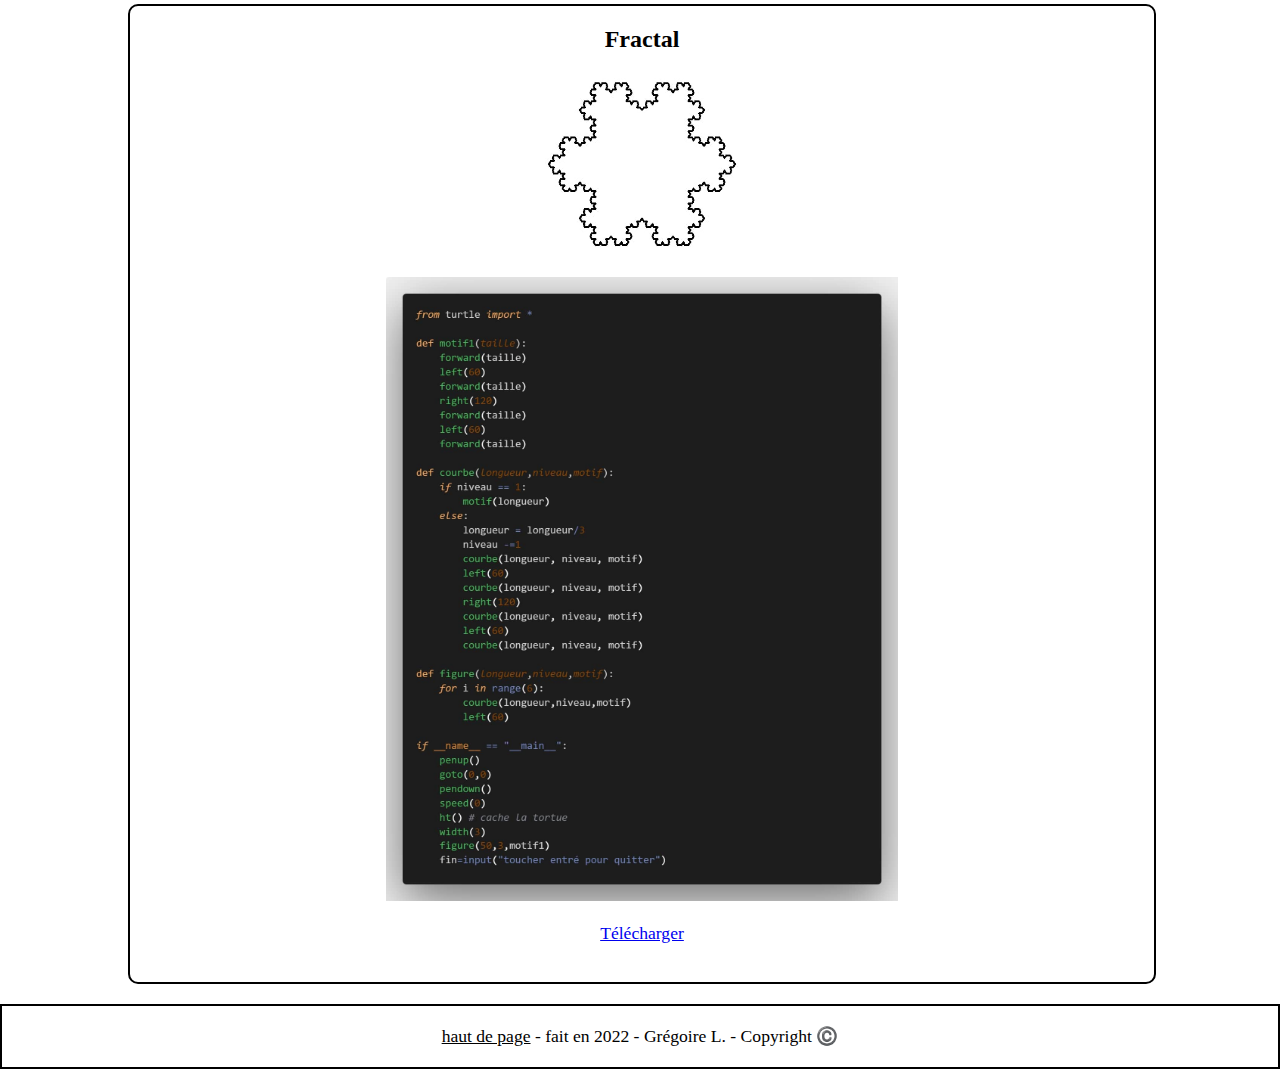
<file: projet python.html>
<!DOCTYPE html>
<html lang="fr">
<head>
    <meta charset="UTF-8">
    <title>Site NSI - Python</title>
    <link rel="icon" href="image/logo_navette.png">

    <link rel="stylesheet" href="projet NSI style.css">
</head>

<body>
	<a id="haut"></a>

    <header>
        <a  href="index.html" ><img class="logo" src="image/logo_navette.png" alt="logo"/> </a>
        <ul id="menu_principale">
            <li class="element en_ligne clicable"><a href="index.html">Accueil</a></li>
            <li class="element en_ligne clicable"><a href="avion de chasse.html">Avion de chasse</a></li>
			<li class="element en_ligne clicable"><a href="espace.html">Espace</a></li>
            <li class="element en_ligne clicable"><a href="jeux_casse_brique.html">Jeux</a></li>
            <li class="element en_ligne afficher nonSelectionnable ici" ><a>Mes projets ▼</a></li>
                    <div class="caché colone">
                        <ul class="case_noir">
                            <li class="element en_colone ici"><a href="projet python.html">Mes projets Python</a></li>
                            <li class="element en_colone clicable"><a href="projet circuit.html">Mes projets Circuit</a></li>
                            <li class="element en_colone clicable"><a href="projet linux.html">Mes projets Linux</a></li>
                        </ul>
                    </div>
            <li class="element en_ligne clicable"><a href="a propos.html">A propos</a></li>
        </ul>
    </header>

    <center><h1  >Mes différents projets Python</h1></center>
    <section>
        <h2>Le jeu du pendu</h2>
        <p>Voici mon premier projet fait en NSI.</p>
        <p class="text">  Le mot à deviner est pris aléatoirement dans une liste du dictionnaire. L'utilisateur doit alors proposer une lettre et le programme affiche les lettres correctes du mot à deviner, ainsi que le pendu et les lettres déjà citées.
        <br>Le programme supporte toutes les erreurs de l'utilisateur. Si celui-ci met un caractère qui n'est pas dans l'alphabet ou qui a déjà été cité, le programme indique l'erreur et redemande une lettre.</p>
        <p>Voici le code : <br></p>

        <label for="btn" class="bouton nonSelectionnable">Afficher/ Cacher le code python</label>
            <input type="checkbox" id="btn">
                <p class="caché nonSelectionnable"><img src="image/code pendu.jpg" alt="code du pendu" width="80%" /></p>
    
        <p><br><br>Voici le rendu en Console :<br></p>
        <img class="bord_arondis"  src="image/rendu console du pendu.jpg" alt="code du pendu" width="50%" />
        <p></p>
        <!-- <embed src="image/Présentation diaporama jeu du pendu, fait par Grégoire et Lea.2.pdf" type="application/pdf" width="1000px " height="500px"> -->
        <p class="rouge">Attention il faut modifier le lien vers le fichier contenant la liste de mots et installer Unidecode</p>
        <p><a href="a_telecharger/pendu.zip">Télécharger</a> version python</p>
        <!-- <p><a href="a_telecharger/pendu_console.exe>Télécharger</a> version exe</p> -->
        <p></p>

	</section>

    <section>
        <h2>Conversion en code morse</h2>
        <p>L'utilisateur donne le texte à chiffrer au programme, qui le crypte alors en code morse.</p>
        <img  src="image/code morse.jpg" alt="code morse" width="90%" />
        <p></p>
        <a href="a_telecharger/morse_version_simple.zip" >Télécharger</a>
        <p></p>
	</section>

    <section>
        <h2>Application graphique qui permet de coder et décoder un texte</h2>
        <p>L'utilisateur donne le texte à chiffrer au programme, qui le code selon l'option choisie. </p>
        <img class="bord_arondis"  src="image/application_morse.jpg" alt="application code" width="40%" />
        <p></p>
        <p>Voici le code : <br></p>
        <label for="btn2" class="bouton nonSelectionnable">Afficher/ Cacher le code python</label>
        
            <input type="checkbox" id="btn2">
                    <p class="caché nonSelectionnable">
                        Voici le code développée pour les conversion de chaine de caractère, avec différente fonction pour chiffrer/déchiffre les chaines de caractère. 
                        <img src="image/code_morse_2.jpg" alt="code des fonction pour chiffrer" width="70%" />
                        <br><br>Voici le code qui importe le premier fichier et crée l'application graphique.
                        <img src="image/code_morse_application_graphique.jpg" alt="code de l'application" width="70%" />
                    </p>
            <p class="rouge" ><br> Le tout est regroupé dans un fichier zip, il faut installer la bibliothèque Pyperclip pour le presse papier.<br>Je conseille de lancer le fichier ' interface graphique '.</p>    

        <a href="a_telecharger/application_pour_chiffrer_une_chaine_de_caractére.zip">Télécharger</a>
        <p></p>
	</section>

    <section>
            <h2>Recueil de figures avec Turtle</h2>
            <img  src="image/capture d'écran octogone.jpg" alt="figure Turtle" width="20%" />
            <img  src="image/capture d'écran octogone2.jpg" alt="figure Turtle" width="20%" />
            <img  src="image/capture d'écran octogone3.jpg" alt="figure Turtle" width="20%" />
            <img  src="image/capture d'écran octogone4.jpg" alt="figure Turtle" width="20%" />
            <img  src="image/capture d'écran octogone5.jpg" alt="figure Turtle" width="20%" />
            <img  src="image/capture d'écran étoile3(2).jpg" alt="figure Turtle" width="20%" />
            <img  src="image/capture d'écran étoile3(3).jpg" alt="figure Turtle" width="20%" />
            <img  src="image/capture d'écran étoile3(4).jpg" alt="figure Turtle" width="20%" />
            <img  src="image/capture d'écran étoile3.jpg" alt="figure Turtle" width="20%" />
            <img  src="image/capture d'écran étoile4.jpg" alt="figure Turtle" width="20%" />
            <img  src="image/capture d'écran étoile5.jpg" alt="figure Turtle" width="20%" />
            <img  src="image/capture d'écran étoile6.jpg" alt="figure Turtle" width="20%" />
            <p>Ouvrir le fichier python puis exécuter une fonction.</p>
            <a href="a_telecharger/dessin avec la tortue.zip">Télécharger</a>
            <p></p>
        </section>
        
        <section>
            <h2>Fractal</h2>
            <img  src="image/fractal.jpg" alt="fractal" width="20%" />
            <p></p>
            <img  src="image/code fractal.jpg" alt="code fractal" width="50%" />

            <p><a href="a_telecharger/fractal.zip">Télécharger</a><br><br></p>

        </section>

	<footer><p><a href="#haut">haut de page</a> - fait en 2022 - Grégoire L. - Copyright ©️</p></footer>

</body>
</html>
</file>
<file: projet NSI style.css>
/************* BARRE DE NAVIGATION ********************************/

.logo{
    width:50px;
    height:50px;
    align-items: center;
}

header{
    background-color: black;
    block-size: 60px; /*  taille du bandeau */
    display: flex;
    justify-content: space-between; /* met les elements a droite */
    position: sticky; /*reste quand on scrool*/
    align-items: center; /* met les element centré de facon vertical */
    top: 0px; /*en haut*/
    z-index:2; /*place la barre de navigation au 1er plan */
    
}

.element a{            /*s'applique sur les cases */
    margin-left: 10px;           /* permet de regler le marge a gauche et a droite*/
    margin-right: 10px;
    padding: 20px;               /*  permet de regler la taille de la case pour le gris quand la souris est dessus */
    color: white;
    text-decoration: none;
    font-size: 1rem;  /* 16 pixel de haut */
}

.en_ligne{
    display: inline-block;  /* element en ligne*/
    
}

/******** barre de navigation, onglet en colone ******************/
/*élement en colone*/
.en_colone{                
    list-style-type:none;  /* enléve les puce */
    margin-top:40px;  
    margin-bottom:40px;    /*marge entre les éléments de la colone*/   

       
}

.colone{
    background-color:transparent ;/*rgb(255, 255, 0) */
    padding: 0px; 
    padding-top: 10px;    /*espace entre la colone et le bandeau*/
    margin-top: 14px;     
    margin-left: 470px;    /*pour replacer la colone */
    /* border-radius:6px; */
}

.case_noir{     /*fond de la colone*/
    background-color:black;
    margin: 0px;
    padding:0px ;
}


/* afficher masqué le code */
.colone:hover,.afficher:hover + div{
    display:flex;
    flex-direction: column;
    position: absolute;    /* fixed; */

}

/* pour les télephones tactiles : */
/* .colone:active,.afficher:active + div{
    display:flex;
    flex-direction: column;
    position: absolute;    fixed; */
/* } */


.caché, input{
    display: none;
}

.nonSelectionnable{ user-select: none}

/* modification graphique de la barre en fonction de la page ou on est, et de la souris */

 .clicable a:hover{       /* :active lorsque l'on clique dessus*/
    background-color: rgb(50, 50,50);
    color: red;
    text-shadow: 6px 6px 4px rgb(121, 0, 0);     /* ombre -- decalage en x, y puis "taux de floutage" */
    transition: all 0.6s;  /*pour rajouter un temps de transition*/
}

.ici a{
    /* background-color: rgb(255, 0, 0); */
    background-color: white;
    color: black;
}


/******************* CORPS DU TEXTE *************************/


#titre{font-size: 1.8rem;}
#a_propos{font-size: 1.3rem;}
.grand{font-size: 1.1rem;}
.rouge{color: red;}
.noir{margin: 10px;}
.noir a{ color: black;}

.bord_arondis{
    border-radius:10px;
    border:2px solid rgb(0, 0, 0);
}
.text{
    /* font-family: 'Open Sans', sans-serif; */
    text-align:left;
    margin-left : 60px;
    margin-right : 60px;
}

p{
    font-size: 1.1rem;
}

 .aligner{   /*  pour "a propos" */
    display : inline-block;
    margin :auto;
    text-align:left;
    font-size: 1rem;
}

.pas_de_puce{
    list-style-type:none;
    margin:10px;
    font-size: 1rem;
}
.pas_de_puce a{
    color: black;
    text-decoration: none;
}



body{
    margin: 0;
    /* background-color: rgb(255, 89, 0, 25%); */
    background-image : url( image/fond.jpg ), linear-gradient(rgba(255, 255, 255, 0.5), rgba(255, 255, 255, 0.5)); /* #e66465, #9198e5*/
    background-position: center;
    background-attachment: fixed;
    background-blend-mode: lighten;
    /* background-repeat: repeat-y; */
     background-size: cover; /*  pour couvrir toute la page */
    /* background-color: rgba(255, 0, 0, 0.827); */


} 

section{
    position: relative;
    margin-top: 60px;
    left: 10%;
    width:80%;
    border: 2px solid rgb(0, 0, 0);
    text-align: center;
    background-color: rgb(255, 255, 255);
    border-radius:10px;
    z-index:1;
}
/* section p{font-size: 1rem;} */

figcaption {                     /* legende */
    background-color: white;
    color: black;
    font: italic smaller sans-serif;
    padding: 3px;
    text-align: center;
    margin-left : 60px;
    margin-right : 60px;
}

video{
    position: relative;
    margin-top: 20px;
    margin-left: auto;
    margin-right: auto;
    width:80%; /* 16:9 */
    height:auto;
    border:2px solid rgb(0, 0, 0);
    border-radius:4px;
}

/* bouton pour afficher le code du pendu*/
.bouton{
    padding: 5px;
    border: 1px solid black;
    background-color: gray;
    border-radius:10px;
    color: black;
}
.bouton:hover{border: 2px solid black;}


[id=btn]:checked +  p{
    display: block; 
}

[id=btn2]:checked +  p{
    display: block; 
}



/******** PIED DE PAGE ****************/

footer{
    display:flex;
    justify-content: center;
    padding: 20px;
    background-color: white;
    border: 2px solid rgb(0, 0, 0);
    margin-top: 20px;

}
footer p{
    margin:0px;
}

footer a{
    color: black;
    /* text-decoration: none;  */
}

/******/

#compteur{
    display: none;
}
</file>
